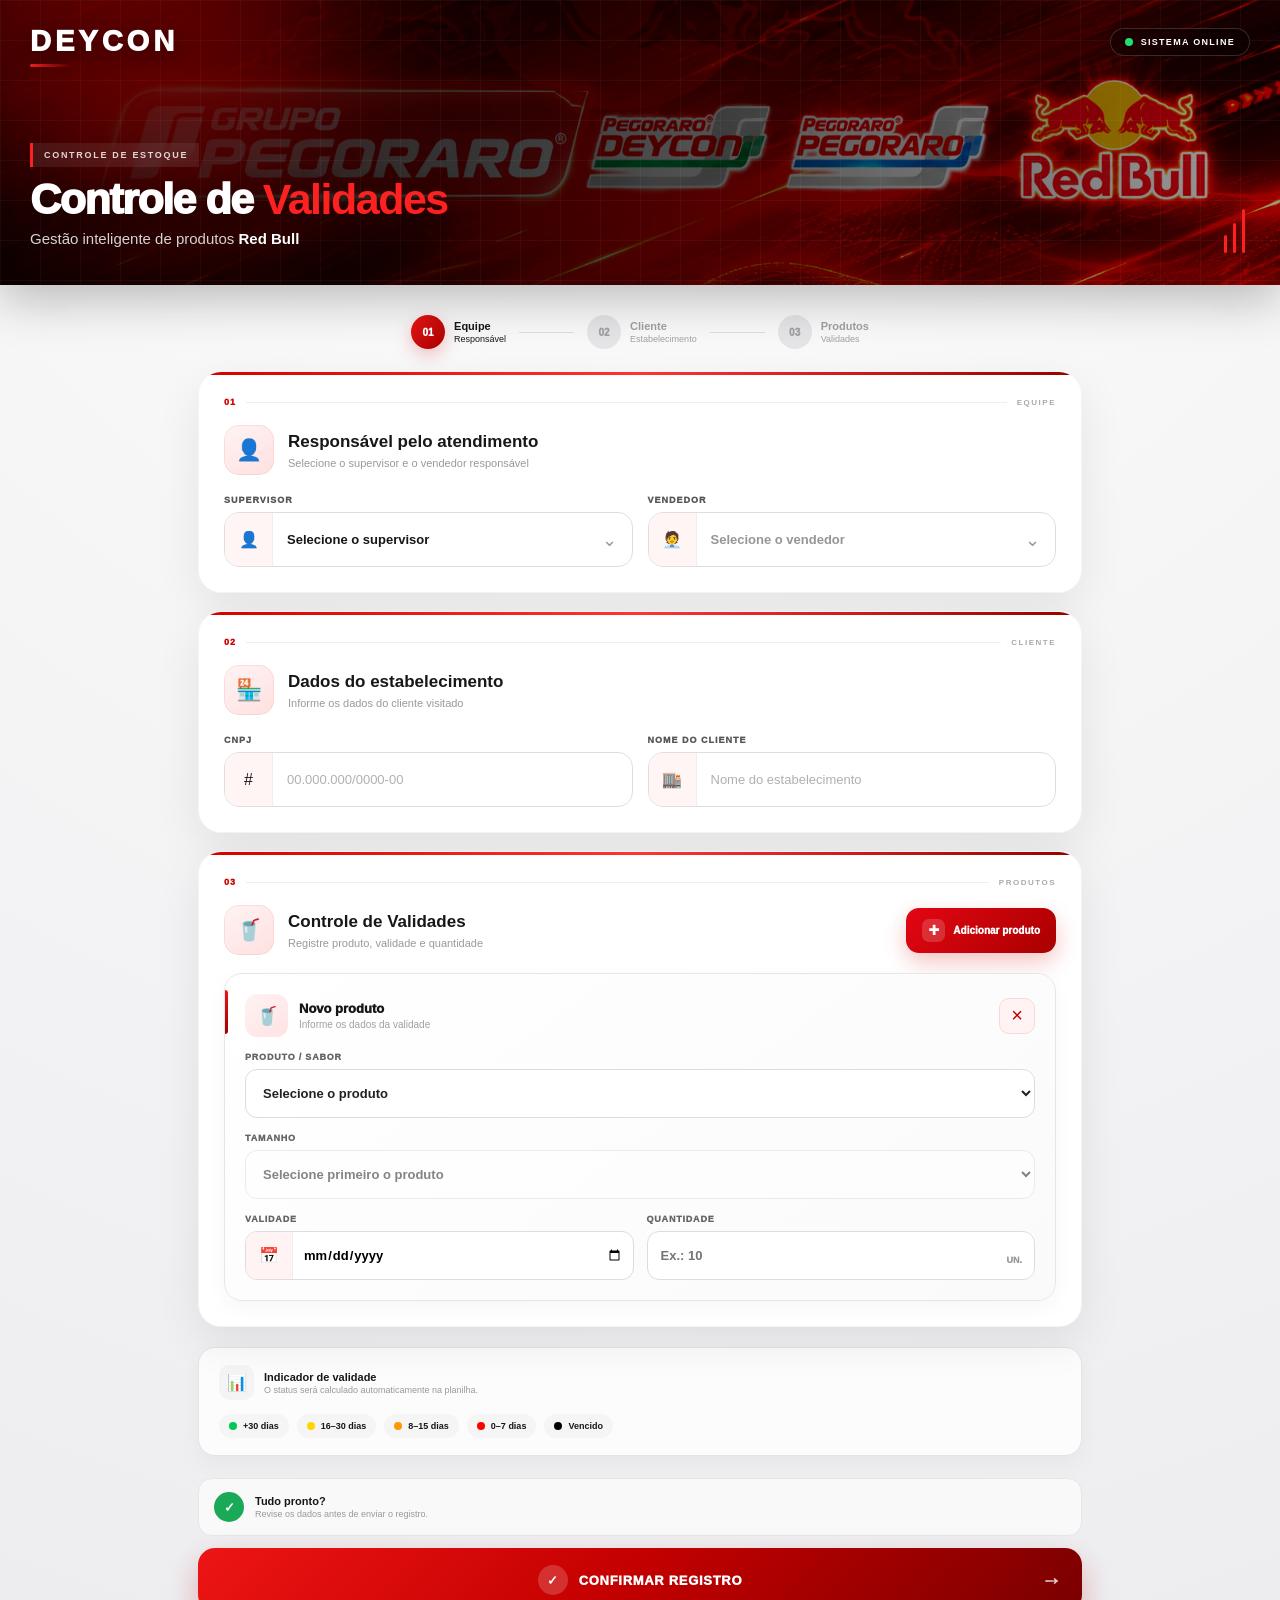
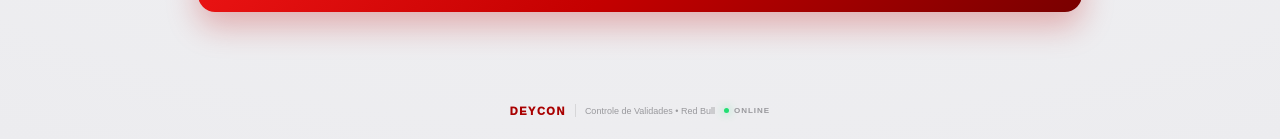
<file: index.html>
<!DOCTYPE html>
<html lang="pt-BR">

<head>

  <meta charset="UTF-8">

  <meta
    name="viewport"
    content="width=device-width, initial-scale=1.0"
  >

  <meta
    name="theme-color"
    content="#c40000"
  >

  <meta
    name="description"
    content="DEYCON - Controle profissional de Validades Red Bull"
  >

  <title>DEYCON | Controle de Validades</title>

  <link
    rel="stylesheet"
    href="style.css"
  >

</head>

<body>

  <!-- =====================================================
       HEADER
  ====================================================== -->

  <header class="header">

    <img
      src="./banner-redbull.png.png"
      alt="Red Bull"
      class="header-imagem"
    >

    <div class="header-overlay"></div>

    <div class="header-glow"></div>

    <div class="header-grid"></div>


    <div class="logo-deycon">
      DEYCON
    </div>


    <div class="header-status">

      <span class="status-dot"></span>

      <span>
        SISTEMA ONLINE
      </span>

    </div>


    <div class="header-info">

      <span class="header-tag">
        CONTROLE DE ESTOQUE
      </span>

      <h1>
        Controle de
        <strong>Validades</strong>
      </h1>

      <p>
        Gestão inteligente de produtos
        <span>Red Bull</span>
      </p>

    </div>


    <div class="header-decoration">

      <span></span>
      <span></span>
      <span></span>

    </div>

  </header>


  <!-- =====================================================
       CONTEÚDO
  ====================================================== -->

  <main class="container">


    <!-- ===================================================
         INDICADOR DE PROCESSO
    ==================================================== -->

    <div class="processo">

      <div class="processo-item ativo">

        <div class="processo-numero">
          01
        </div>

        <div>

          <strong>
            Equipe
          </strong>

          <small>
            Responsável
          </small>

        </div>

      </div>


      <div class="processo-linha"></div>


      <div class="processo-item">

        <div class="processo-numero">
          02
        </div>

        <div>

          <strong>
            Cliente
          </strong>

          <small>
            Estabelecimento
          </small>

        </div>

      </div>


      <div class="processo-linha"></div>


      <div class="processo-item">

        <div class="processo-numero">
          03
        </div>

        <div>

          <strong>
            Produtos
          </strong>

          <small>
            Validades
          </small>

        </div>

      </div>

    </div>



    <!-- ===================================================
         EQUIPE
    ==================================================== -->

    <section class="card">

      <div class="card-top">

        <span class="card-number">
          01
        </span>

        <span class="card-line"></span>

        <span class="card-status">
          EQUIPE
        </span>

      </div>


      <div class="card-header">

        <div class="card-icon">
          👤
        </div>

        <div>

          <h2>
            Responsável pelo atendimento
          </h2>

          <p>
            Selecione o supervisor e o vendedor responsável
          </p>

        </div>

      </div>


      <div class="campos-duplos">


        <div class="campo">

          <label for="supervisor">
            Supervisor
          </label>

          <div class="input-box">

            <span class="input-icon">
              👤
            </span>

            <select id="supervisor">

              <option value="">
                Selecione o supervisor
              </option>

            </select>

            <span class="select-arrow">
              ⌄
            </span>

          </div>

        </div>



        <div class="campo">

          <label for="vendedor">
            Vendedor
          </label>

          <div class="input-box">

            <span class="input-icon">
              🧑‍💼
            </span>

            <select
              id="vendedor"
              disabled
            >

              <option value="">
                Selecione o vendedor
              </option>

            </select>

            <span class="select-arrow">
              ⌄
            </span>

          </div>

        </div>

      </div>

    </section>



    <!-- ===================================================
         CLIENTE
    ==================================================== -->

    <section class="card">

      <div class="card-top">

        <span class="card-number">
          02
        </span>

        <span class="card-line"></span>

        <span class="card-status">
          CLIENTE
        </span>

      </div>


      <div class="card-header">

        <div class="card-icon">
          🏪
        </div>

        <div>

          <h2>
            Dados do estabelecimento
          </h2>

          <p>
            Informe os dados do cliente visitado
          </p>

        </div>

      </div>


      <div class="campos-duplos">


        <div class="campo">

          <label for="cnpj">
            CNPJ
          </label>

          <div class="input-box">

            <span class="input-icon">
              #
            </span>

            <input
              type="text"
              id="cnpj"
              maxlength="18"
              inputmode="numeric"
              autocomplete="off"
              placeholder="00.000.000/0000-00"
            >

          </div>

        </div>



        <div class="campo">

          <label for="cliente">
            Nome do cliente
          </label>

          <div class="input-box">

            <span class="input-icon">
              🏬
            </span>

            <input
              type="text"
              id="cliente"
              autocomplete="off"
              placeholder="Nome do estabelecimento"
            >

          </div>

        </div>

      </div>

    </section>



    <!-- ===================================================
         PRODUTOS
    ==================================================== -->

    <section class="card produtos-card">

      <div class="card-top">

        <span class="card-number">
          03
        </span>

        <span class="card-line"></span>

        <span class="card-status">
          PRODUTOS
        </span>

      </div>


      <div class="produtos-header">

        <div class="card-header">

          <div class="card-icon">
            🥤
          </div>

          <div>

            <h2>
              Controle de Validades
            </h2>

            <p>
              Registre produto, validade e quantidade
            </p>

          </div>

        </div>


        <button
          type="button"
          class="btn-adicionar"
          onclick="adicionarProduto()"
        >

          <span class="btn-plus">
            +
          </span>

          <span>
            Adicionar produto
          </span>

        </button>

      </div>


      <div
        id="produtos"
        class="lista-produtos"
      ></div>

    </section>



    <!-- ===================================================
         LEGENDA
    ==================================================== -->

    <section class="legenda-validade">

      <div class="legenda-titulo">
        <span class="legenda-icone">📊</span>

        <div>
          <strong>
            Indicador de validade
          </strong>

          <small>
            O status será calculado automaticamente na planilha.
          </small>
        </div>
      </div>


      <div class="legenda-items">

        <div class="legenda-item verde">
          <i></i>
          <span>
            +30 dias
          </span>
        </div>

        <div class="legenda-item amarelo">
          <i></i>
          <span>
            16–30 dias
          </span>
        </div>

        <div class="legenda-item laranja">
          <i></i>
          <span>
            8–15 dias
          </span>
        </div>

        <div class="legenda-item vermelho">
          <i></i>
          <span>
            0–7 dias
          </span>
        </div>

        <div class="legenda-item preto">
          <i></i>
          <span>
            Vencido
          </span>
        </div>

      </div>

    </section>



    <!-- ===================================================
         CONFIRMAR
    ==================================================== -->

    <div class="confirmacao-area">

      <div class="confirmacao-info">

        <span class="confirmacao-icone">
          ✓
        </span>

        <div>

          <strong>
            Tudo pronto?
          </strong>

          <span>
            Revise os dados antes de enviar o registro.
          </span>

        </div>

      </div>


      <button
        type="button"
        class="btn-confirmar"
        onclick="salvar()"
      >

        <span class="check">
          ✓
        </span>

        <span class="texto-botao">
          CONFIRMAR REGISTRO
        </span>

        <span class="seta">
          →
        </span>

      </button>

    </div>



    <!-- ===================================================
         MENSAGEM
    ==================================================== -->

    <div
      id="mensagem"
      class="mensagem"
    ></div>


  </main>



  <!-- =====================================================
       FOOTER
  ====================================================== -->

  <footer>

    <div class="footer-logo">
      DEYCON
    </div>

    <div class="footer-separador"></div>

    <span>
      Controle de Validades • Red Bull
    </span>

    <span class="footer-online">

      <i></i>

      ONLINE

    </span>

  </footer>


  <script src="script.js"></script>

</body>

</html>
</file>
<file: style.css>
/* =========================================================
   DEYCON
   CONTROLE DE VALIDADES • RED BULL
   VISUAL PREMIUM
========================================================= */

* {
  box-sizing: border-box;
  margin: 0;
  padding: 0;
}


:root {

  --vermelho: #d40000;
  --vermelho-claro: #ff2020;
  --vermelho-escuro: #820000;

  --preto: #09090b;
  --preto-2: #151518;

  --branco: #ffffff;

  --fundo: #f1f2f4;

  --texto: #171719;
  --texto-2: #68686c;
  --texto-3: #99999f;

  --borda: #e3e3e6;

  --verde: #21df73;

  --sombra:
    0 15px 45px rgba(0, 0, 0, 0.08);

  --sombra-forte:
    0 25px 65px rgba(0, 0, 0, 0.14);

}


html {
  scroll-behavior: smooth;
}


body {

  min-height: 100vh;

  font-family:
    Inter,
    "Segoe UI",
    Arial,
    Helvetica,
    sans-serif;

  color: var(--texto);

  background:
    radial-gradient(
      circle at 50% -10%,
      #ffffff 0,
      #f6f6f7 42%,
      #ececef 100%
    );

}


/* =========================================================
   HEADER
========================================================= */

.header {

  position: relative;

  width: 100%;
  height: 285px;

  overflow: hidden;

  background: var(--preto);

  box-shadow:
    0 15px 45px
    rgba(0, 0, 0, 0.25);

}


.header-imagem {

  position: absolute;

  inset: -5%;

  width: 110%;
  height: 110%;

  object-fit: cover;

  object-position: center;

  z-index: 1;

  filter:
    saturate(1.18)
    contrast(1.08)
    brightness(0.82);

  animation:
    movimentoHeader 18s
    ease-in-out
    infinite
    alternate;

}


@keyframes movimentoHeader {

  0% {
    transform:
      scale(1)
      translate3d(0, 0, 0);
  }

  100% {
    transform:
      scale(1.08)
      translate3d(-1%, -0.6%, 0);
  }

}


.header-overlay {

  position: absolute;

  inset: 0;

  z-index: 2;

  background:
    linear-gradient(
      90deg,
      rgba(0, 0, 0, 0.94) 0%,
      rgba(0, 0, 0, 0.74) 38%,
      rgba(0, 0, 0, 0.25) 100%
    );

}


.header-glow {

  position: absolute;

  width: 420px;
  height: 420px;

  top: -220px;
  left: -80px;

  z-index: 3;

  border-radius: 50%;

  background:
    rgba(255, 0, 0, 0.35);

  filter:
    blur(80px);

  animation:
    brilho 6s
    ease-in-out
    infinite
    alternate;

}


@keyframes brilho {

  from {
    transform:
      translate(0, 0);

    opacity: 0.35;
  }

  to {
    transform:
      translate(100px, 70px);

    opacity: 0.75;
  }

}


.header-grid {

  position: absolute;

  inset: 0;

  z-index: 3;

  opacity: 0.07;

  background-image:

    linear-gradient(
      rgba(255,255,255,0.5) 1px,
      transparent 1px
    ),

    linear-gradient(
      90deg,
      rgba(255,255,255,0.5) 1px,
      transparent 1px
    );

  background-size:
    40px 40px;

}


/* =========================================================
   LOGO
========================================================= */

.logo-deycon {

  position: absolute;

  top: 25px;
  left: 30px;

  z-index: 6;

  color: #ffffff;

  font-family:
    "Arial Black",
    "Segoe UI",
    sans-serif;

  font-size: 29px;

  font-weight: 950;

  letter-spacing: 4px;

  text-shadow:
    0 5px 25px
    rgba(0,0,0,0.65);

}


.logo-deycon::after {

  content: "";

  display: block;

  width: 42px;
  height: 3px;

  margin-top: 6px;

  border-radius: 10px;

  background:
    linear-gradient(
      90deg,
      var(--vermelho-claro),
      transparent
    );

}


/* =========================================================
   STATUS ONLINE
========================================================= */

.header-status {

  position: absolute;

  top: 28px;
  right: 30px;

  z-index: 6;

  display: flex;

  align-items: center;

  gap: 8px;

  padding:
    8px 14px;

  border:
    1px solid
    rgba(255,255,255,0.16);

  border-radius:
    30px;

  color:
    #ffffff;

  background:
    rgba(0,0,0,0.30);

  backdrop-filter:
    blur(12px);

  font-size: 9px;

  font-weight: 900;

  letter-spacing: 1.3px;

}


.status-dot {

  width: 8px;
  height: 8px;

  border-radius: 50%;

  background:
    var(--verde);

  animation:
    onlinePulse 1.5s
    infinite;

}


@keyframes onlinePulse {

  0% {
    transform:
      scale(1);

    box-shadow:
      0 0 0 0
      rgba(33,223,115,0.7);
  }

  50% {
    transform:
      scale(1.2);

    box-shadow:
      0 0 0 7px
      rgba(33,223,115,0.12);
  }

  100% {
    transform:
      scale(1);

    box-shadow:
      0 0 0 0
      rgba(33,223,115,0);
  }

}


/* =========================================================
   HEADER TEXTO
========================================================= */

.header-info {

  position: absolute;

  left: 30px;
  bottom: 38px;

  z-index: 6;

  color:
    #ffffff;

}


.header-tag {

  display: inline-flex;

  align-items: center;

  padding:
    7px 11px;

  margin-bottom: 11px;

  border-left:
    3px solid
    var(--vermelho-claro);

  color:
    rgba(255,255,255,0.82);

  background:
    rgba(255,255,255,0.08);

  backdrop-filter:
    blur(10px);

  font-size: 9px;

  font-weight: 900;

  letter-spacing: 1.7px;

}


.header-info h1 {

  font-family:
    "Arial Black",
    "Segoe UI",
    sans-serif;

  font-size: 43px;

  line-height: 1;

  font-weight: 950;

  letter-spacing:
    -1.5px;

  text-shadow:
    0 7px 25px
    rgba(0,0,0,0.55);

}


.header-info h1 strong {

  color:
    var(--vermelho-claro);

}


.header-info p {

  margin-top: 9px;

  color:
    rgba(255,255,255,0.82);

  font-size: 15px;

}


.header-info p span {

  color:
    #ffffff;

  font-weight: 900;

}


/* =========================================================
   DECORAÇÃO
========================================================= */

.header-decoration {

  position: absolute;

  right: 35px;
  bottom: 32px;

  z-index: 5;

  display: flex;

  align-items: end;

  gap: 6px;

}


.header-decoration span {

  display: block;

  width: 3px;

  border-radius: 5px;

  background:
    var(--vermelho-claro);

}


.header-decoration span:nth-child(1) {
  height: 18px;
}


.header-decoration span:nth-child(2) {
  height: 30px;
}


.header-decoration span:nth-child(3) {
  height: 44px;
}


/* =========================================================
   CONTAINER
========================================================= */

.container {

  width: 100%;

  max-width: 920px;

  margin:
    0 auto;

  padding:
    30px 18px 55px;

}


/* =========================================================
   PROCESSO
========================================================= */

.processo {

  display: flex;

  align-items: center;

  justify-content: center;

  margin-bottom: 22px;

}


.processo-item {

  display: flex;

  align-items: center;

  gap: 9px;

  color:
    #a0a0a4;

}


.processo-item.ativo {

  color:
    var(--texto);

}


.processo-numero {

  width: 34px;
  height: 34px;

  display: flex;

  align-items: center;
  justify-content: center;

  border-radius: 50%;

  background:
    #e5e5e8;

  font-size: 10px;

  font-weight: 950;

}


.processo-item.ativo
.processo-numero {

  color: #ffffff;

  background:
    linear-gradient(
      135deg,
      #ed1515,
      #a70000
    );

  box-shadow:
    0 6px 18px
    rgba(212,0,0,0.24);

}


.processo-item strong {

  display: block;

  font-size: 11px;

  font-weight: 900;

}


.processo-item small {

  display: block;

  margin-top: 2px;

  font-size: 9px;

}


.processo-linha {

  width: 55px;

  height: 1px;

  margin:
    0 13px;

  background:
    #dddddf;

}


/* =========================================================
   CARD
========================================================= */

.card {

  position: relative;

  margin-bottom: 18px;

  padding: 25px;

  overflow: hidden;

  border:
    1px solid
    rgba(0,0,0,0.045);

  border-radius:
    23px;

  background:
    rgba(255,255,255,0.96);

  box-shadow:
    var(--sombra);

  transition:
    0.25s ease;

}


.card:hover {

  transform:
    translateY(-3px);

  box-shadow:
    var(--sombra-forte);

}


.card::before {

  content: "";

  position: absolute;

  top: 0;
  left: 0;

  width: 100%;
  height: 3px;

  background:
    linear-gradient(
      90deg,
      #d40000,
      #ff3434,
      #950000
    );

}


/* =========================================================
   CARD TOPO
========================================================= */

.card-top {

  display: flex;

  align-items: center;

  gap: 10px;

  margin-bottom: 18px;

}


.card-number {

  color:
    var(--vermelho);

  font-size: 9px;

  font-weight: 950;

  letter-spacing: 1px;

}


.card-line {

  flex: 1;

  height: 1px;

  background:
    #eeeeef;

}


.card-status {

  color:
    #aaaaae;

  font-size: 8px;

  font-weight: 900;

  letter-spacing: 1.5px;

}


/* =========================================================
   CARD HEADER
========================================================= */

.card-header {

  display: flex;

  align-items: center;

  gap: 14px;

}


.card-icon {

  width: 50px;
  height: 50px;

  flex-shrink: 0;

  display: flex;

  align-items: center;
  justify-content: center;

  border-radius:
    15px;

  background:
    linear-gradient(
      145deg,
      #fff3f3,
      #ffe0e0
    );

  box-shadow:
    inset
    0 0 0 1px
    rgba(212,0,0,0.08);

  font-size: 21px;

}


.card-header h2 {

  font-size: 17px;

  font-weight: 900;

}


.card-header p {

  margin-top: 5px;

  color:
    var(--texto-3);

  font-size: 11px;

}


/* =========================================================
   CAMPOS
========================================================= */

.campos-duplos {

  display: grid;

  grid-template-columns:
    1fr 1fr;

  gap: 15px;

  margin-top: 20px;

}


.campo label {

  display: block;

  margin-bottom: 7px;

  color:
    #55555a;

  font-size: 9px;

  font-weight: 950;

  letter-spacing: 1px;

  text-transform:
    uppercase;

}


/* =========================================================
   INPUT BOX
========================================================= */

.input-box {

  position: relative;

  display: flex;

  align-items: center;

  width: 100%;
  height: 55px;

  overflow: hidden;

  border:
    1px solid
    #dedee2;

  border-radius:
    15px;

  background:
    #ffffff;

  transition:
    0.22s ease;

}


.input-box:focus-within {

  border-color:
    rgba(212,0,0,0.55);

  box-shadow:
    0 0 0 4px
    rgba(212,0,0,0.065);

}


.input-icon {

  width: 48px;
  height: 100%;

  display: flex;

  align-items: center;
  justify-content: center;

  flex-shrink: 0;

  border-right:
    1px solid
    #eeeeef;

  background:
    #fff5f5;

  font-size: 16px;

}


.input-box input,
.input-box select {

  width: 100%;
  height: 100%;

  padding:
    0 43px 0 14px;

  border: none;

  outline: none;

  background:
    transparent;

  color:
    var(--texto);

  font-family:
    inherit;

  font-size: 13px;

  font-weight: 650;

}


.input-box input::placeholder {

  color:
    #b0b0b4;

  font-weight:
    400;

}


.input-box select {

  appearance:
    none;

  cursor:
    pointer;

}


.input-box select:disabled {

  opacity:
    0.45;

  cursor:
    not-allowed;

}


.select-arrow {

  position: absolute;

  right: 15px;

  top: 50%;

  transform:
    translateY(-50%);

  color:
    #99999d;

  font-size: 18px;

  pointer-events:
    none;

}


/* =========================================================
   PRODUTOS
========================================================= */

.produtos-header {

  display: flex;

  align-items: center;

  justify-content:
    space-between;

  gap: 20px;

}


.btn-adicionar {

  min-height: 45px;

  display: flex;

  align-items: center;

  gap: 8px;

  padding:
    0 16px;

  border: none;

  border-radius:
    13px;

  color:
    #ffffff;

  background:
    linear-gradient(
      135deg,
      #e30613,
      #a90000
    );

  font-family:
    inherit;

  font-size: 10px;

  font-weight: 950;

  cursor:
    pointer;

  box-shadow:
    0 9px 22px
    rgba(212,0,0,0.24);

  transition:
    0.22s ease;

}


.btn-adicionar:hover {

  transform:
    translateY(-2px);

  box-shadow:
    0 13px 28px
    rgba(212,0,0,0.34);

}


.btn-plus {

  width: 23px;
  height: 23px;

  display: flex;

  align-items: center;
  justify-content: center;

  border-radius:
    7px;

  background:
    rgba(255,255,255,0.17);

  font-size:
    18px;

}


/* =========================================================
   PRODUTO
========================================================= */

.produto {

  position: relative;

  margin-top: 18px;

  padding: 20px;

  overflow: hidden;

  border:
    1px solid
    #e6e6e8;

  border-radius:
    18px;

  background:
    linear-gradient(
      145deg,
      #ffffff,
      #fafafa
    );

  box-shadow:
    0 7px 22px
    rgba(0,0,0,0.035);

  animation:
    aparecer
    0.28s ease;

}


@keyframes aparecer {

  from {

    opacity: 0;

    transform:
      translateY(10px)
      scale(0.985);

  }

  to {

    opacity: 1;

    transform:
      translateY(0)
      scale(1);

  }

}


.produto::before {

  content: "";

  position: absolute;

  top: 16px;
  left: 0;

  width: 3px;
  height: 44px;

  border-radius:
    0 5px 5px 0;

  background:
    linear-gradient(
      180deg,
      #ed1515,
      #9d0000
    );

}


.produto-topo {

  display: flex;

  align-items: center;

  justify-content:
    space-between;

  margin-bottom: 8px;

}


.produto-identificacao {

  display: flex;

  align-items: center;

  gap: 11px;

}


.produto-icone {

  width: 43px;
  height: 43px;

  display: flex;

  align-items: center;
  justify-content: center;

  border-radius:
    12px;

  background:
    linear-gradient(
      145deg,
      #fff3f3,
      #ffe2e2
    );

  font-size: 18px;

}


.produto-topo strong {

  display: block;

  font-size: 13px;

  font-weight: 950;

}


.produto-topo small {

  display: block;

  margin-top: 3px;

  color:
    #a0a0a4;

  font-size: 10px;

}


.produto label {

  display: block;

  margin:
    15px 0 7px;

  color:
    #646469;

  font-size: 9px;

  font-weight: 950;

  letter-spacing:
    0.8px;

  text-transform:
    uppercase;

}


.produtoNome,
.produtoTamanho {

  width: 100%;
  height: 49px;

  padding:
    0 13px;

  border:
    1px solid
    #dddddf;

  border-radius:
    12px;

  outline: none;

  background:
    #ffffff;

  color:
    #222226;

  font-family:
    inherit;

  font-size:
    13px;

  font-weight:
    650;

  cursor:
    pointer;

  transition:
    0.2s ease;

}


.produtoNome:focus,
.produtoTamanho:focus {

  border-color:
    var(--vermelho);

  box-shadow:
    0 0 0 4px
    rgba(212,0,0,0.07);

}


.produtoTamanho:disabled {

  opacity:
    0.55;

  cursor:
    not-allowed;

}


.produto-grid {

  display: grid;

  grid-template-columns:
    1fr 1fr;

  gap: 13px;

}


/* =========================================================
   DATA
========================================================= */

.data-input {

  display: flex;

  align-items: center;

  height: 49px;

  overflow: hidden;

  border:
    1px solid
    #dddddf;

  border-radius:
    12px;

  background:
    #ffffff;

  transition:
    0.2s ease;

}


.data-icone {

  width: 47px;
  height: 100%;

  display: flex;

  align-items: center;
  justify-content: center;

  flex-shrink: 0;

  border-right:
    1px solid
    #eeeeef;

  background:
    #fff3f3;

  font-size:
    16px;

}


.data-input input {

  width: 100%;
  height: 100%;

  padding:
    0 10px;

  border: none;

  outline: none;

  background:
    transparent;

  font-family:
    inherit;

  font-size:
    13px;

  font-weight:
    750;

}


.data-input:focus-within {

  border-color:
    var(--vermelho);

  box-shadow:
    0 0 0 4px
    rgba(212,0,0,0.07);

}


/* =========================================================
   QUANTIDADE
========================================================= */

.quantidade-box {

  position:
    relative;

}


.quantidade-box input {

  width: 100%;
  height: 49px;

  padding:
    0 50px 0 13px;

  border:
    1px solid
    #dddddf;

  border-radius:
    12px;

  outline:
    none;

  background:
    #ffffff;

  font-family:
    inherit;

  font-size:
    13px;

  font-weight:
    750;

}


.quantidade-box input:focus {

  border-color:
    var(--vermelho);

  box-shadow:
    0 0 0 4px
    rgba(212,0,0,0.07);

}


.quantidade-box span {

  position:
    absolute;

  right:
    13px;

  bottom:
    15px;

  color:
    #99999d;

  font-size:
    9px;

  font-weight:
    950;

}


/* =========================================================
   REMOVER
========================================================= */

.remover {

  width: 36px;
  height: 36px;

  display: flex;

  align-items: center;
  justify-content: center;

  border:
    1px solid
    #ffd6d6;

  border-radius:
    10px;

  color:
    #c00000;

  background:
    #fff3f3;

  font-size:
    20px;

  cursor:
    pointer;

  transition:
    0.2s ease;

}


.remover:hover {

  color:
    #ffffff;

  background:
    #c00000;

  border-color:
    #c00000;

  transform:
    scale(1.06);

}


/* =========================================================
   LEGENDA
========================================================= */

.legenda-validade {

  margin:
    20px 0;

  padding:
    17px 20px;

  border:
    1px solid
    #e4e4e7;

  border-radius:
    17px;

  background:
    rgba(255,255,255,0.80);

  box-shadow:
    0 8px 25px
    rgba(0,0,0,0.04);

}


.legenda-titulo {

  display: flex;

  align-items: center;

  gap: 10px;

  margin-bottom:
    14px;

}


.legenda-icone {

  width: 35px;
  height: 35px;

  display: flex;

  align-items: center;
  justify-content: center;

  border-radius:
    10px;

  background:
    #f4f4f5;

}


.legenda-titulo strong {

  display: block;

  font-size:
    11px;

  font-weight:
    900;

}


.legenda-titulo small {

  display: block;

  margin-top:
    2px;

  color:
    #99999d;

  font-size:
    9px;

}


.legenda-items {

  display: flex;

  flex-wrap:
    wrap;

  gap:
    8px;

}


.legenda-item {

  display: flex;

  align-items: center;

  gap: 6px;

  padding:
    7px 10px;

  border-radius:
    20px;

  background:
    #f5f5f6;

  font-size:
    9px;

  font-weight:
    800;

}


.legenda-item i {

  width: 8px;
  height: 8px;

  border-radius:
    50%;

}


.legenda-item.verde i {
  background: #00c853;
}

.legenda-item.amarelo i {
  background: #ffd600;
}

.legenda-item.laranja i {
  background: #ff9800;
}

.legenda-item.vermelho i {
  background: #ff0000;
}

.legenda-item.preto i {
  background: #000000;
}


/* =========================================================
   CONFIRMAÇÃO
========================================================= */

.confirmacao-area {

  margin-top:
    22px;

}


.confirmacao-info {

  display: flex;

  align-items: center;

  gap: 11px;

  margin-bottom:
    12px;

  padding:
    13px 15px;

  border:
    1px solid
    #e6e6e8;

  border-radius:
    14px;

  background:
    rgba(255,255,255,0.65);

}


.confirmacao-icone {

  width: 30px;
  height: 30px;

  display: flex;

  align-items: center;
  justify-content: center;

  flex-shrink: 0;

  border-radius:
    50%;

  color:
    #ffffff;

  background:
    #1aaa57;

  font-size:
    13px;

  font-weight:
    900;

}


.confirmacao-info strong {

  display:
    block;

  font-size:
    11px;

}


.confirmacao-info span:last-child {

  display:
    block;

  margin-top:
    2px;

  color:
    #99999d;

  font-size:
    9px;

}


/* =========================================================
   BOTÃO CONFIRMAR
========================================================= */

.btn-confirmar {

  position:
    relative;

  width: 100%;
  height: 64px;

  display: flex;

  align-items: center;
  justify-content: center;

  gap: 11px;

  overflow:
    hidden;

  border: none;

  border-radius:
    17px;

  color:
    #ffffff;

  background:
    linear-gradient(
      135deg,
      #ed1515 0%,
      #c40000 48%,
      #790000 100%
    );

  font-family:
    inherit;

  font-size:
    13px;

  font-weight:
    950;

  letter-spacing:
    0.7px;

  cursor:
    pointer;

  box-shadow:
    0 14px 32px
    rgba(190,0,0,0.28);

  transition:
    0.25s ease;

}


.btn-confirmar:hover {

  transform:
    translateY(-3px);

  box-shadow:
    0 18px 40px
    rgba(190,0,0,0.38);

}


.btn-confirmar:disabled {

  opacity:
    0.70;

  cursor:
    wait;

  transform:
    none;

}


.check {

  width: 30px;
  height: 30px;

  display: flex;

  align-items: center;
  justify-content: center;

  border-radius:
    50%;

  background:
    rgba(255,255,255,0.18);

}


.seta {

  position:
    absolute;

  right:
    20px;

  font-size:
    20px;

  opacity:
    0.8;

}


/* =========================================================
   MENSAGEM
========================================================= */

.mensagem {

  min-height:
    0;

  margin-top:
    15px;

  text-align:
    center;

  font-size:
    13px;

  font-weight:
    850;

}


.mensagem.sucesso {

  padding:
    14px;

  border:
    1px solid
    #c9ead5;

  border-radius:
    13px;

  color:
    #16803c;

  background:
    #eaf8ef;

  animation:
    aparecer
    0.25s ease;

}


.mensagem.erro {

  padding:
    14px;

  border:
    1px solid
    #f2cccc;

  border-radius:
    13px;

  color:
    #c00000;

  background:
    #fff0f0;

  animation:
    aparecer
    0.25s ease;

}


/* =========================================================
   FOOTER
========================================================= */

footer {

  display: flex;

  align-items: center;

  justify-content: center;

  gap: 9px;

  padding:
    22px;

  color:
    #99999d;

  font-size:
    9px;

}


.footer-logo {

  color:
    #a90000;

  font-size:
    11px;

  font-weight:
    950;

  letter-spacing:
    1.5px;

}


.footer-separador {

  width: 1px;
  height: 13px;

  background:
    #d6d6d8;

}


.footer-online {

  display: flex;

  align-items: center;

  gap: 5px;

  font-size:
    8px;

  font-weight:
    900;

  letter-spacing:
    1px;

}


.footer-online i {

  width: 5px;
  height: 5px;

  border-radius:
    50%;

  background:
    var(--verde);

  box-shadow:
    0 0 8px
    rgba(36,232,121,0.7);

}


/* =========================================================
   CELULAR
========================================================= */

@media (max-width: 700px) {

  .header {
    height: 215px;
  }


  .logo-deycon {

    left: 17px;
    top: 17px;

    font-size:
      20px;

    letter-spacing:
      2px;

  }


  .header-status {

    top: 17px;
    right: 17px;

    padding:
      7px 9px;

    font-size:
      7px;

  }


  .header-info {

    left: 17px;
    bottom: 24px;

  }


  .header-tag {

    font-size:
      7px;

    padding:
      6px 9px;

  }


  .header-info h1 {

    font-size:
      30px;

    letter-spacing:
      -1px;

  }


  .header-info p {

    font-size:
      12px;

  }


  .header-decoration {

    right: 18px;
    bottom: 23px;

  }


  .container {

    padding:
      18px 10px 35px;

  }


  .processo {

    justify-content:
      flex-start;

    overflow:
      hidden;

  }


  .processo-item {

    gap:
      5px;

  }


  .processo-item strong {

    font-size:
      9px;

  }


  .processo-item small {

    display:
      none;

  }


  .processo-numero {

    width:
      29px;

    height:
      29px;

    font-size:
      8px;

  }


  .processo-linha {

    width:
      25px;

    margin:
      0 6px;

  }


  .card {

    padding:
      19px;

    border-radius:
      18px;

  }


  .card-header h2 {

    font-size:
      15px;

  }


  .card-header p {

    font-size:
      9px;

  }


  .card-icon {

    width:
      43px;

    height:
      43px;

    border-radius:
      12px;

  }


  .campos-duplos {

    grid-template-columns:
      1fr;

    gap:
      0;

  }


  .produtos-header {

    align-items:
      flex-start;

  }


  .btn-adicionar {

    padding:
      0 11px;

    font-size:
      8px;

  }


  .btn-adicionar span:last-child {

    display:
      none;

  }


  .produto {

    padding:
      16px;

  }


  .produto-grid {

    grid-template-columns:
      1fr;

    gap:
      0;

  }


  .legenda-items {

    gap:
      6px;

  }


  .legenda-item {

    font-size:
      8px;

  }


  .btn-confirmar {

    height:
      59px;

    font-size:
      11px;

  }


  .confirmacao-info {

    align-items:
      flex-start;

  }


  footer {

    flex-wrap:
      wrap;

  }

}


@media (max-width: 390px) {

  .header {

    height:
      195px;

  }


  .header-info h1 {

    font-size:
      27px;

  }


  .card {

    padding:
      16px;

  }


  .card-top {

    margin-bottom:
      14px;

  }


  .card-status {

    font-size:
      7px;

  }

}
</file>
